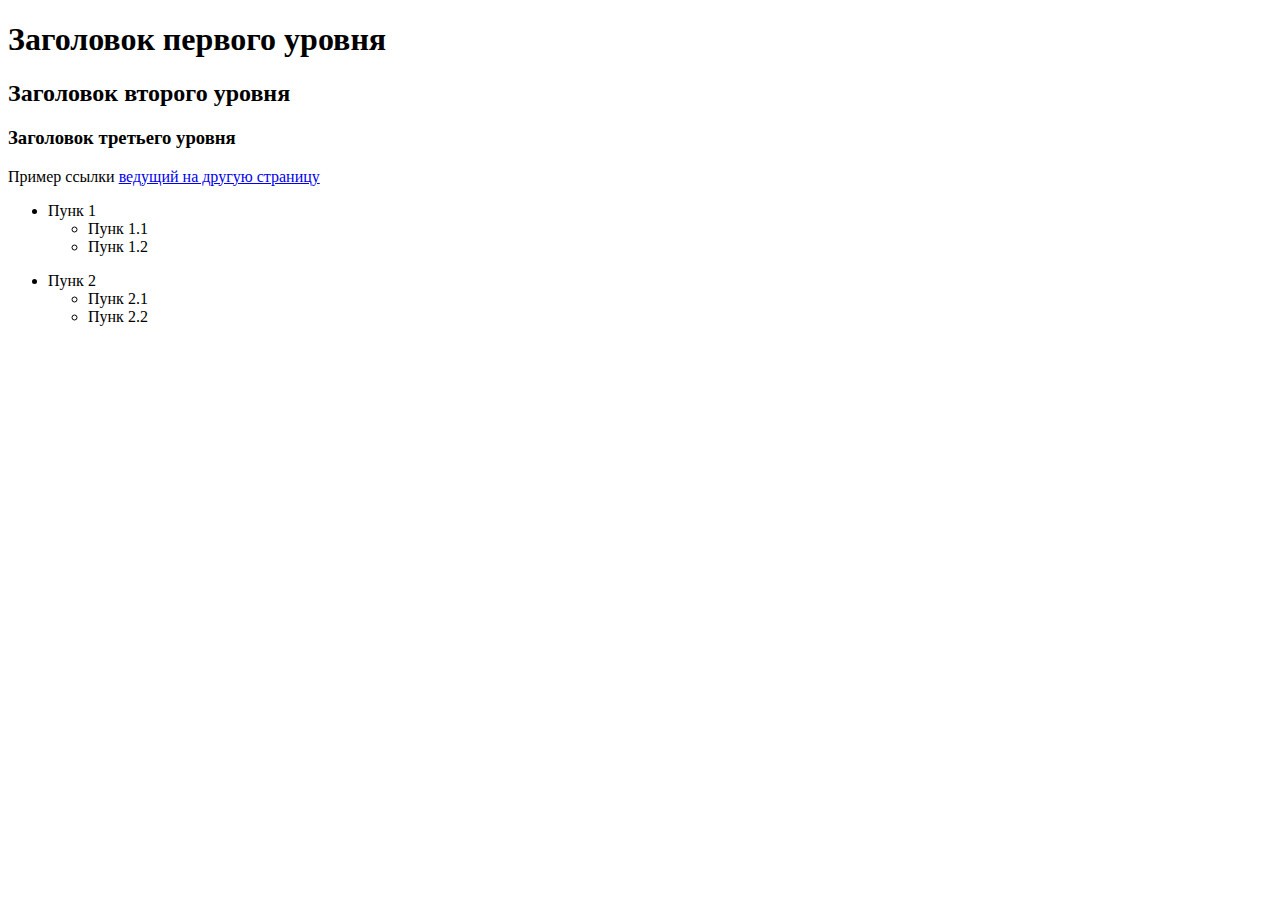
<file: DZ1_Guliza_20-02/index.html>
<!DOCTYPE html>
<html lang="en">
<head>
    <meta charset="UTF-8">
    <title>Урок 1</title>
</head>
<body>
    <h1>Заголовок первого уровня</h1>
    <h2>Заголовок второго уровня</h2>
    <h3>Заголовок третьего уровня</h3>
Пример ссылки <a href="#">ведущий на другую страницу</a>

    <ul>
        <li>
            Пунк 1
        </li>
        <ul>
            <li> Пунк 1.1</li>
            <li> Пунк 1.2</li>
            </ul>
    </ul>

    <ul>
        <li>
            Пунк 2
        </li>
        <ul>
            <li> Пунк 2.1</li>
            <li> Пунк 2.2</li>
            </ul>
    </ul>
</body>
</html>
</file>
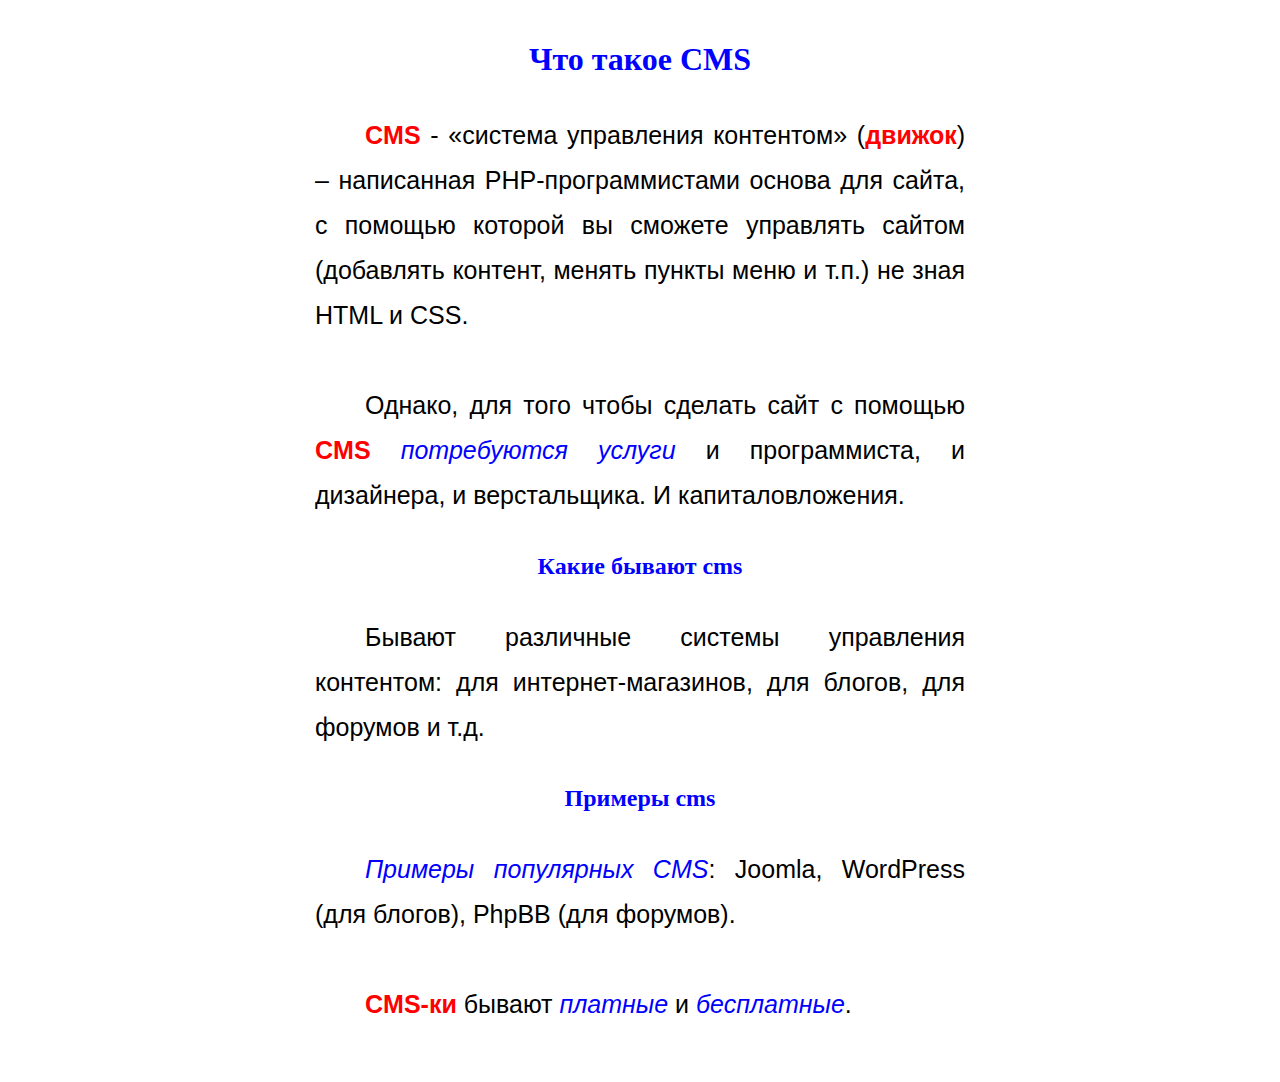
<file: DZ2_Guliza_20-02/index.html>
<!doctype html>
<html lang="en">
	<head>
		<meta charset="UTF-8">
		<title>Document</title>
		<link rel="stylesheet" href="css/dz.css">
	</head>
	<body>
		<h1>Что такое CMS</h1>
		<p>
			<b>CMS</b> - «система управления контентом» (<b>движок</b>) – написанная
			PHP-программистами основа для сайта, с помощью
			которой вы сможете управлять сайтом (добавлять контент,
			менять пункты меню и т.п.) не зная HTML и CSS.
		</p>
		<p>
			Однако, для того чтобы сделать сайт с помощью <b>CMS</b>
			<i>потребуются услуги</i> и программиста, и дизайнера, и верстальщика.
			И капиталовложения.
		</p>
		<h2>Какие бывают cms</h2>
		<p>
			Бывают различные системы управления контентом:
			для интернет-магазинов, для блогов, для форумов и т.д.
		</p>
		<h2>Примеры cms</h2>
		<p>
			<i>Примеры популярных CMS</i>: Joomla, WordPress (для блогов), PhpBB (для форумов).
		</p>
		<p>
			<b>CMS-ки</b> бывают <i>платные</i> и <i>бесплатные</i>.
		</p>
	</body>
</html>
</file>
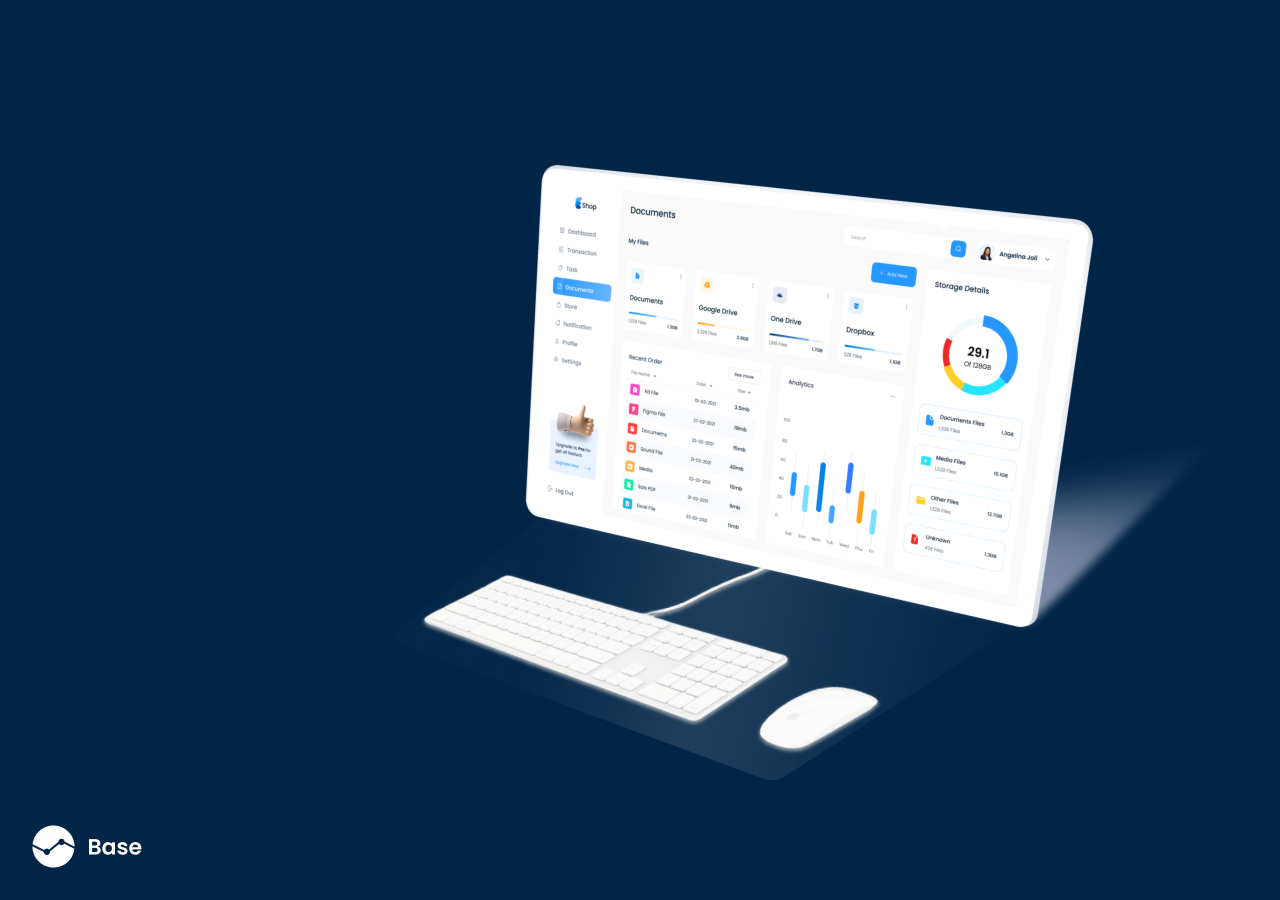
<file: DZ3_Guliza_20-02/index.html>
<!DOCTYPE html>
<html lang="en">
<head>
    <meta charset="UTF-8">
    <link rel="stylesheet" href="css/style.css">
    <title>HW3</title>
</head>
<body>

   <div>
       <div>
           <img class="comp" src="images/image-2.png" alt="">
       </div>
   </div>

</div>

</body>
</html>
</file>
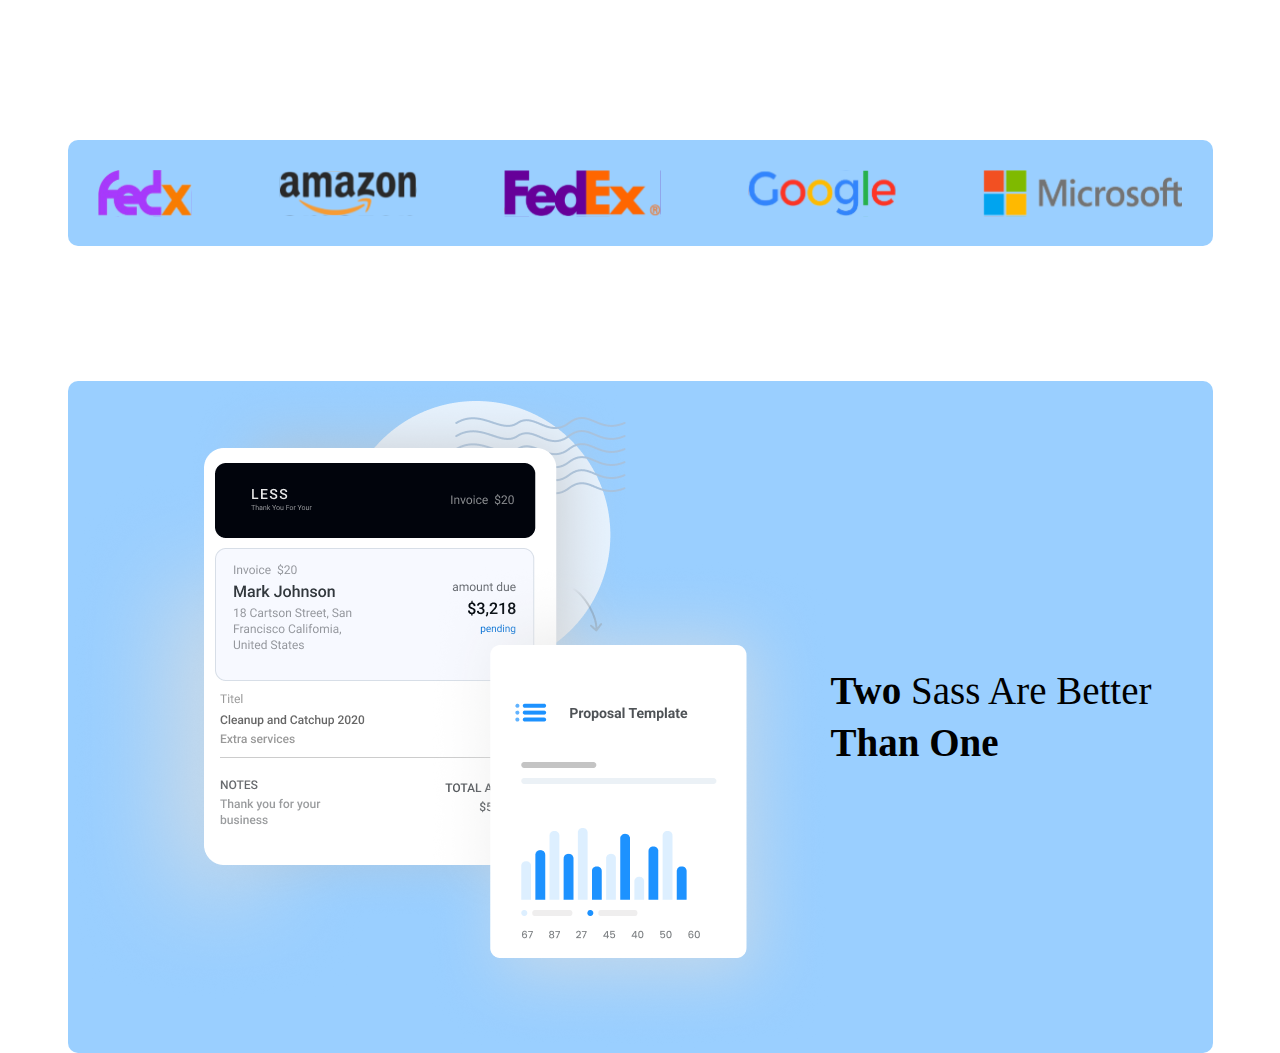
<file: DZ4_Guliza_20-02/index.html>
<!DOCTYPE html>
<html lang="en">
<head>
    <meta charset="UTF-8">
    <meta http-equiv="X-UA-Compatible" content="IE=edge">
    <meta name="viewport" content="width=device-width, initial-scale=1">
    <link rel="stylesheet" href="css/style.css">
    <title>Document</title>
</head>
<body>
    <div class="container">
    <div class="block"> 
        <div class="logo">
       <img src="images/FEDX1.svg" alt="">
    <img src="images/Amazon.svg" alt="">
    <img src="images/Fedex.svg" alt="">
    <img src="images/google.svg" alt="">
    <img src="images/Microsoft.svg" alt="">
    </div>
        </div>
    </div>
    <div class="container">
         <div class="block2">
            <div class="blockMini">
            <img src="images/Group 487.png" alt="">
        </div>
            <div class="blockMini2">
                <p><b>Two</b> Sass are better <b>than one</b></p>
            </div>
            </div>
        </div>
</body>
</html>
</file>
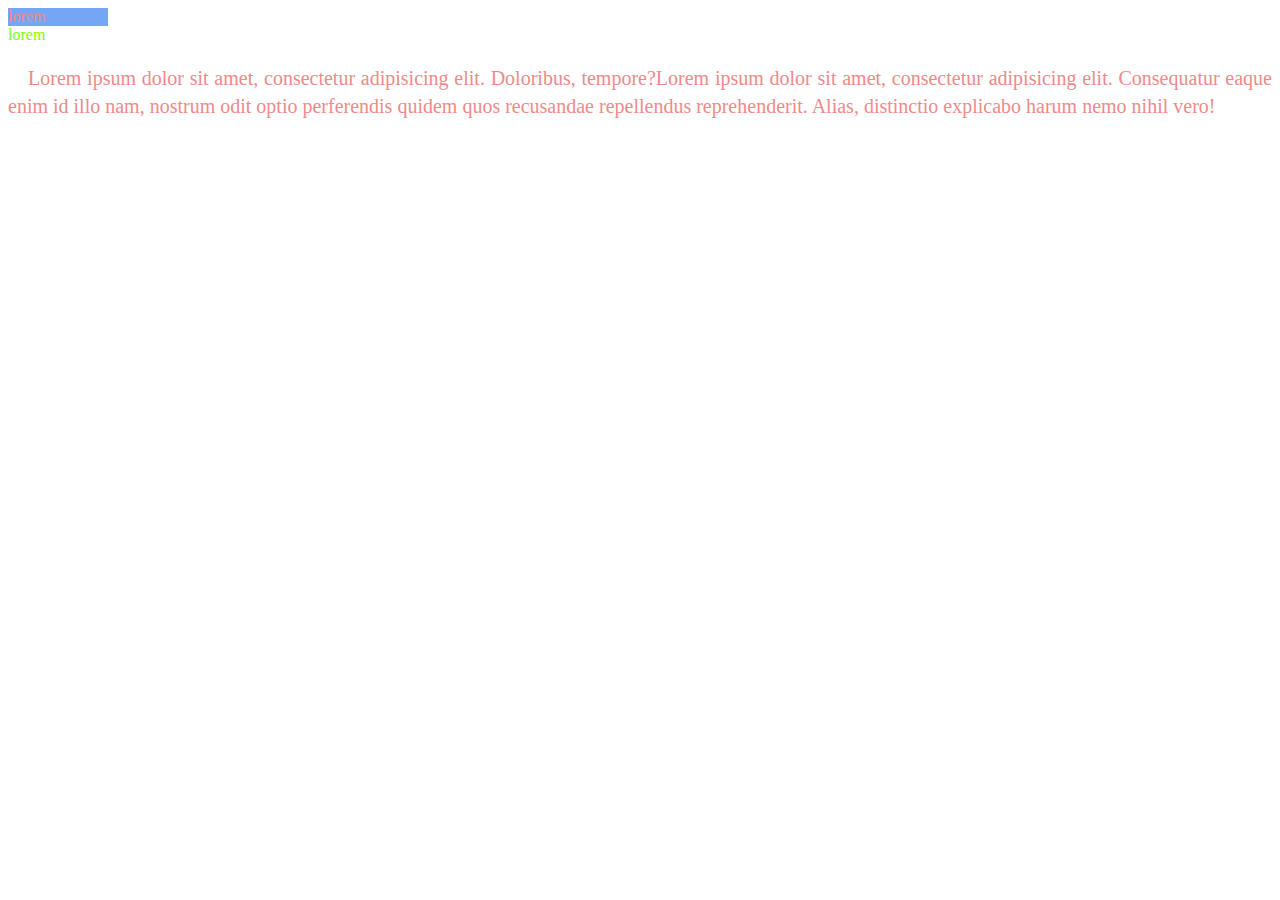
<file: lesson2-20-02/index.html>
<!DOCTYPE html>
<html lang="en">
<head>
    <meta charset="UTF-8">
    <title>Урок 2</title>
    <link rel="stylesheet" href="css/style.css">
</head>
<body>
<div id="one">lorem</div>
    <span class="first" style="color: chartreuse">lorem</span>
    <p>Lorem ipsum dolor sit amet, consectetur adipisicing elit. Doloribus, tempore?Lorem ipsum dolor sit amet, consectetur adipisicing elit. Consequatur eaque enim id illo nam, nostrum odit optio perferendis quidem quos recusandae repellendus reprehenderit. Alias, distinctio explicabo harum nemo nihil vero!</p>
</body>
</html>
</file>
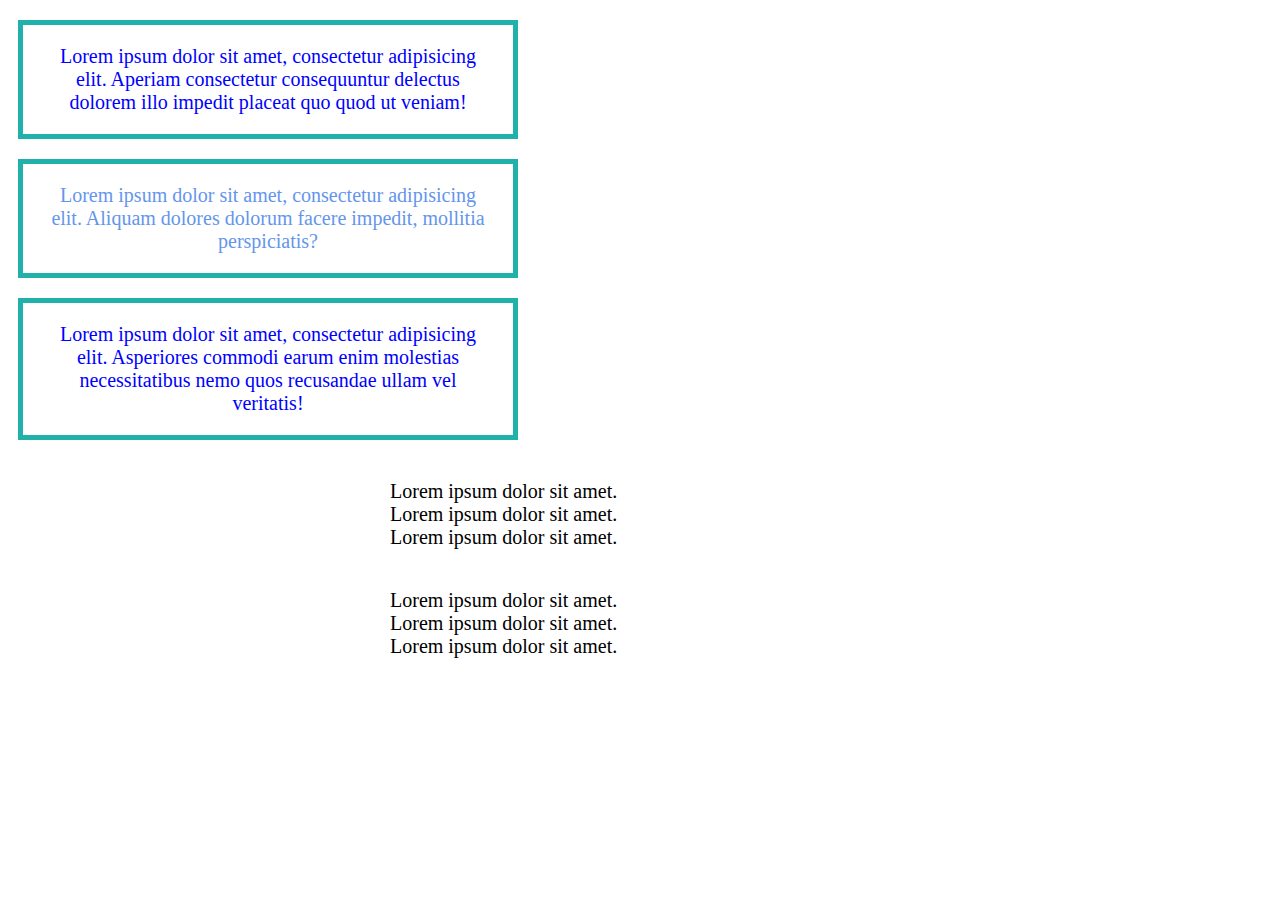
<file: lesson3/index.html>
<!DOCTYPE html>
<html lang="en">
<head>
    <meta charset="UTF-8">
    <meta http-equiv="X-UA-Compatible" content="IE=edge">
    <meta name="viewport" content="width=device-width, initial-scale=1.0">
    <link rel="stylesheet" href="css/style.css">
    <title>Document</title>
</head>
<body>
<div class="div">Lorem ipsum dolor sit amet, consectetur adipisicing elit. Aperiam consectetur consequuntur delectus dolorem illo impedit placeat quo quod ut veniam!</div>
<div class="div" style="color: cornflowerblue">Lorem ipsum dolor sit amet, consectetur adipisicing elit. Aliquam dolores dolorum facere impedit, mollitia perspiciatis? </div>
<div class="div">Lorem ipsum dolor sit amet, consectetur adipisicing elit. Asperiores commodi earum enim molestias necessitatibus nemo quos recusandae ullam vel veritatis!</div>

    <div class="inherit">
        Lorem ipsum dolor sit amet.
        <div class="child">
            Lorem ipsum dolor sit amet.
            <div class="sub">
                Lorem ipsum dolor sit amet.
            </div>
        </div>
    </div> <div class="inherit">
        Lorem ipsum dolor sit amet.
        <div class="child">
            Lorem ipsum dolor sit amet.
            <div class="sub">
                Lorem ipsum dolor sit amet.
            </div>
        </div>
    </div>

</div>
</body>
</html>
</file>
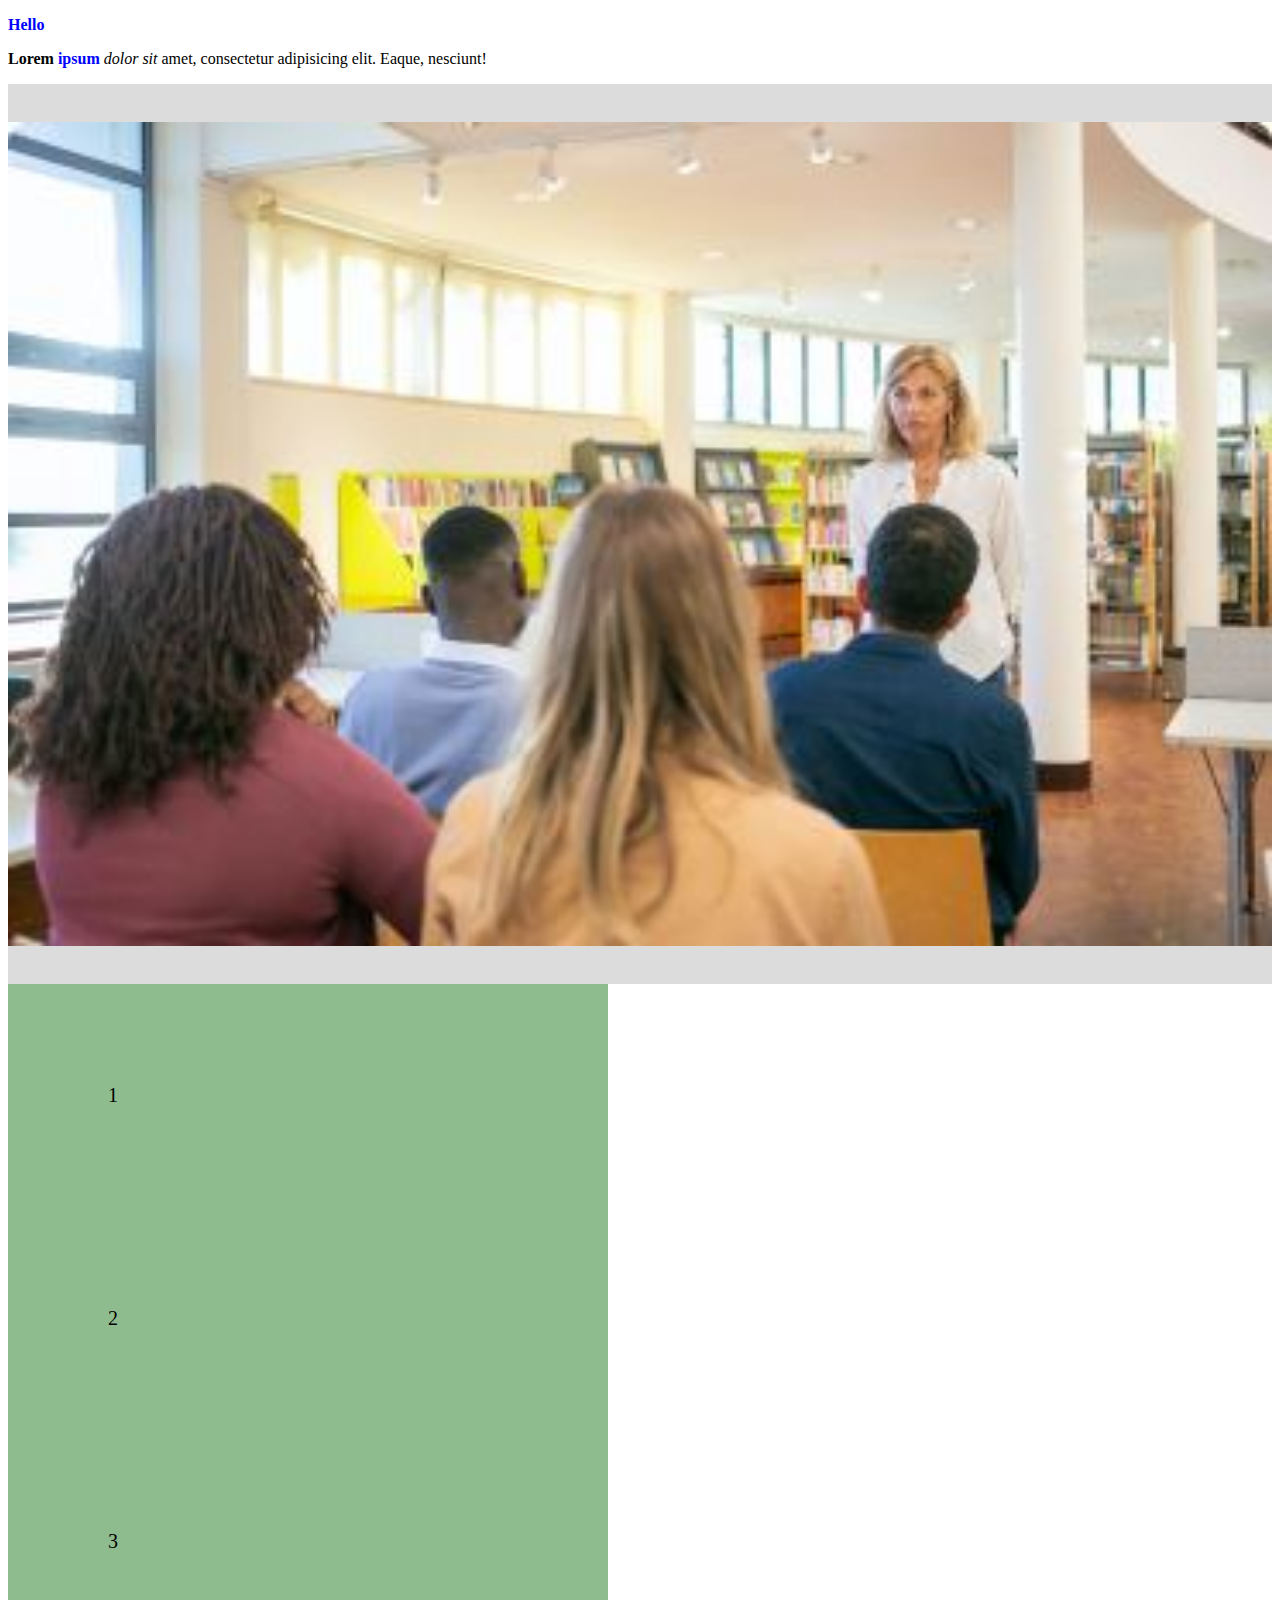
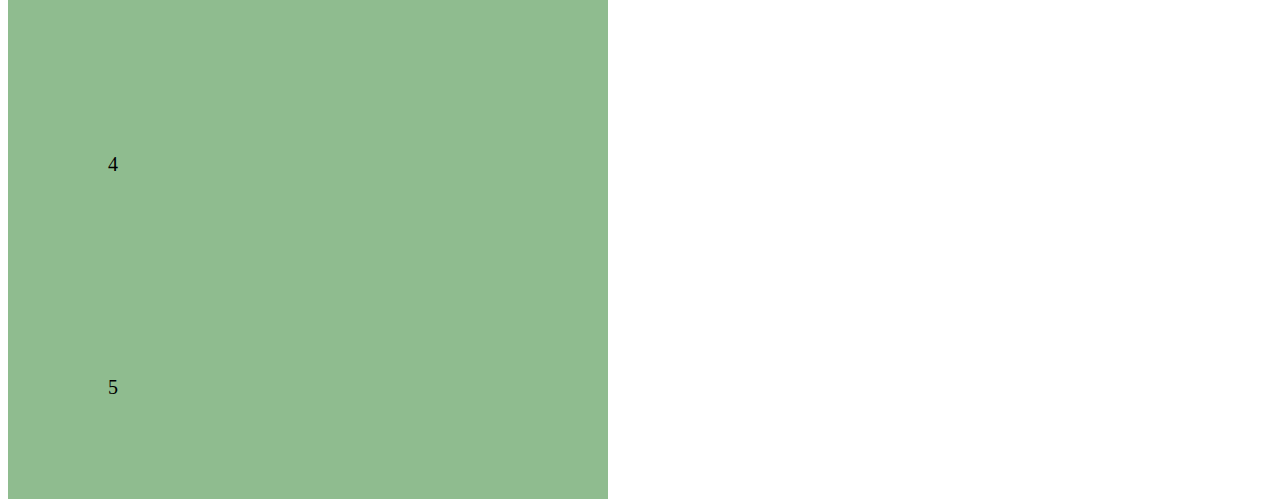
<file: lesson_4/index.html>
<!DOCTYPE html>
<html lang="en">
<head>
    <meta charset="UTF-8">
    <title>lesson 4</title>
    <link rel="stylesheet" href="css/style.css">
</head>
<body>
<div>
    <p>
        <span>
            <strong>
                Hello
            </strong>
        </span>
    </p>
</div>
    <p><b>Lorem</b> <strong>ipsum</strong> <i>dolor</i> <em>sit</em> amet, consectetur
        adipisicing elit. Eaque, nesciunt!</p>
    <div class="image">
<!--        <img src="img/photo.jpg" alt="">-->
    </div>
<div class="block">
    <div class="item one">1</div>
    <div class="item two">2</div>
    <div class="item three">3</div>
    <div class="item four">4</div>
    <div class="item five">5</div>
</div>
</body>
</html>
</file>
<file: DZ2_Guliza_20-02/css/dz.css>
body {
    margin: 0 auto;
    padding: 20px;
    font-family: sans-serif;
}

h1 {
    color: blue;
    text-align: center;
    font-family: serif;
}

b {
    color: red;
    font-family: Geneva, Arial, Helvetica, sans-serif;
    text-indent: 20px;
}

p {
    font-size: 25px;
    text-indent: 50px;
    line-height: 45px;
    text-align: justify;
    margin-left: auto;
    margin-right: auto;
    max-width: 650px;
    padding: 10px 0;
}

i{
    color: blue;
}

h2{
      text-align: center;
        color: blue;
    font-family: serif;
   font-weight: 800;
}
</file>
<file: DZ3_Guliza_20-02/css/style.css>
*{
    margin: 0;
    padding: 0;
}
div {
    height: 100vh;
    background: url(../images/image-1.png) no-repeat right;
    background-color: #002547;
    position: relative;
}


.comp {
    position: absolute;
    left: 32px;
    bottom: 32px;
}
</file>
<file: DZ4_Guliza_20-02/css/style.css>
*{
    box-sizing: border-box;
    margin: 0;
    padding: 0;
}

.container {
    width: 1145px;
    margin: 0 auto;
}

.block{
    display: flex;
    justify-content: center;
    align-items: center;
    background: #9ACFFF;
    border-radius: 10px;
    height: 106.26px;
    margin-top: 140px;
}

.logo {
    display: flex;
    justify-content: space-between;
    width: 1085px;
    
}
.block2{
    margin-top: 135px;
    background: #9ACFFF;
    border-radius: 10px;
    display: flex;
    align-items: center;
}
.blockMini2{
    font-size: 39px;
    line-height: 52px;
    text-transform: capitalize;
    color: #000;
    font-family: 'Poppins' sans-serif;
}
</file>
<file: lesson2-20-02/css/style.css>
#one{
    color: yellow;
}
.first{
    color: darkorange;
}
div {
    color: #ee8a8a !important;
}
div {
    color: rgba(92,183,88,0.9);
    background-color: rgba(80, 144, 241, 0.8);
    width: 100px;

}
p{
    text-align: justify;
    font-size: 20px;
    color: #ee8a8a;
    line-height: 28px;
   text-indent: 20px;
}
</file>
<file: lesson3/css/style.css>
*{
      box-sizing: border-box;
}
.div {
    color: blue;
    width: 500px;
    margin: 20px;
    margin-left: 10px;
    margin-top: 20px;
    text-align: center;
    border: 5px solid lightseagreen;
    padding: 20px;
}

html{
    font-size: 20px;
}
.inherit{
    width: 500px;
    margin: 40px auto;
    font-size: 20px;

}
</file>
<file: lesson_4/css/style.css>
p strong {
    color: blue;
}

.image {
    height: 100vh;
    background-image: url("../img/photo.jpg");
    background-repeat: no-repeat;
    background-position: center;
    background-color: gainsboro;
    background-size:  auto 500px;
    background-size: cover;
    background-size: contain; /*на весь экран  фоновая картинка */
}
.block{
    /*display: flex;*/
    /*flex-direction: column;*/
    /*flex-wrap: nowrap;*/
    /*justify-content: flex-end;*/
    align-items: center;
    justify-content: space-around;
    /*justify-content: space-between;*/
    height: 200px;

}
.block .item {
    flex-grow: 1;
    flex-shrink: 0;
    flex-basis: 0;
    width: 400px;
    padding: 100px;
    background-color: darkseagreen;
    color: #000000;
    font-size: 20px;
    display: flex;

}

.block.item.one{
   order: 3;
}
.block.item.two {
   order: 1;
}
.block.item.three{
   order:5 ;
}
.block.item.four{
   order: 2;
}
.block.item.five {
   order: 5;
}
</file>
